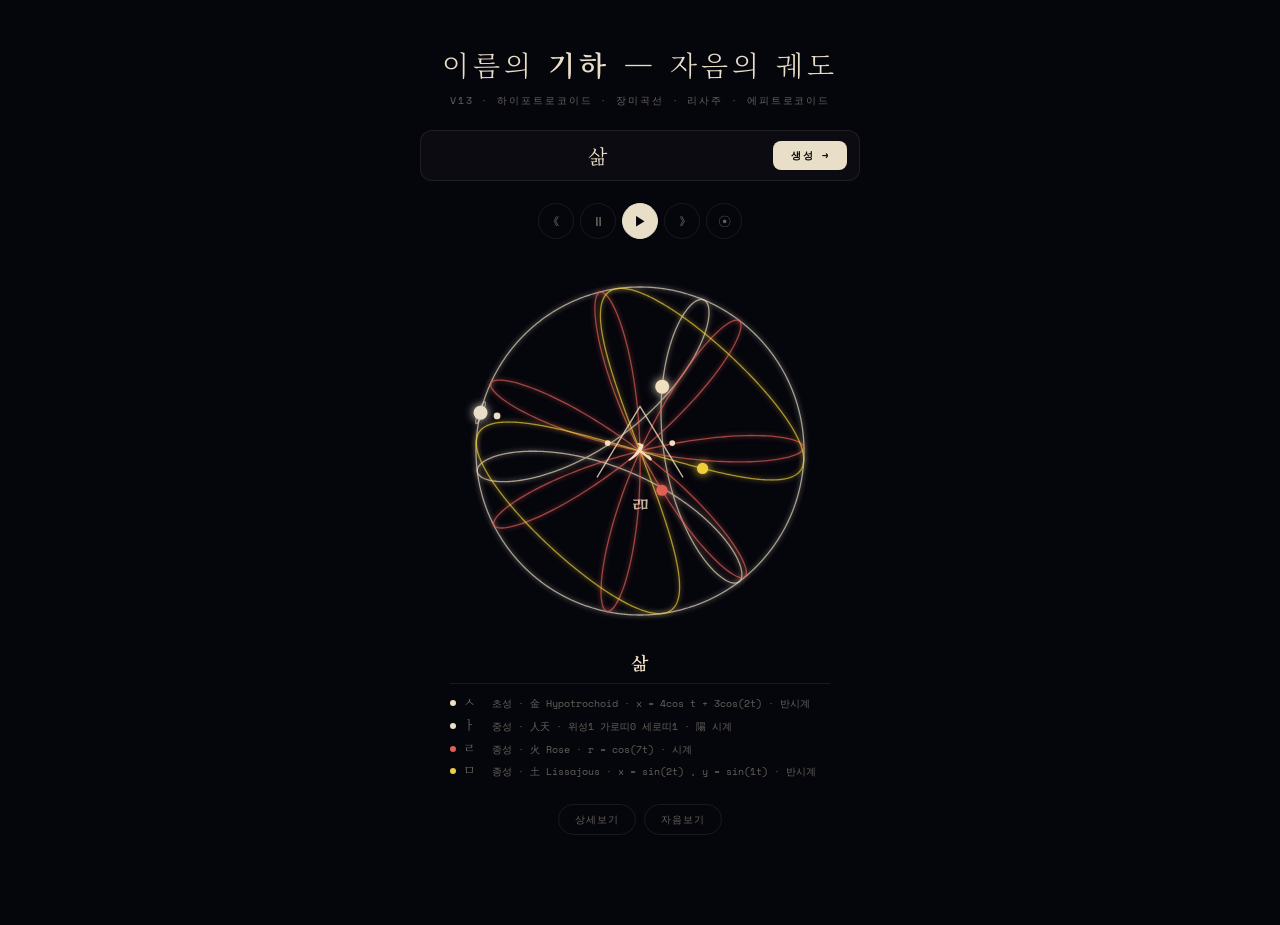
<file: 02 geometry system/geometry_v13/index.html>
<!DOCTYPE html>
<html lang="ko">
<head>
<meta charset="UTF-8">
<meta name="viewport" content="width=device-width, initial-scale=1.0">
<title>한글 기하학 v13 — 자음의 궤도 · 항성 표기</title>
<link rel="preconnect" href="https://fonts.googleapis.com">
<link href="https://fonts.googleapis.com/css2?family=Space+Mono:wght@400;700&family=Noto+Serif+KR:wght@300;400;600&display=swap" rel="stylesheet">
<link rel="stylesheet" href="css/style.css">
</head>
<body>
<div class="app">
  <div>
    <h1>이름의 <em>기하</em> — 자음의 궤도</h1>
    <div class="sub">V13 · 하이포트로코이드 · 장미곡선 · 리사주 · 에피트로코이드</div>
  </div>

  <div class="input-row">
    <input class="name-input" id="nameInput" type="text" placeholder="이름 입력" maxlength="8"
      oninput="onInput()" onkeydown="if(event.key==='Enter')analyze()">
    <button class="btn-go" onclick="analyze()">생성 →</button>
  </div>

  <div class="controls">
    <button class="ctrl-btn" onclick="doRewind()">⟪</button>
    <button class="ctrl-btn" id="btnPause" onclick="paused=true">⏸</button>
    <button class="ctrl-btn" id="btnPlay" onclick="paused=false">▶</button>
    <button class="ctrl-btn" onclick="doComplete()">⟫</button>
    <button class="ctrl-btn" id="btnStar" onclick="toggleStar()">☉</button>
  </div>

  <div class="traj-row" id="trajRow"></div>

  <div class="toggle-row">
    <button class="toggle-btn" id="btnDetail" onclick="togglePanel('detail')">상세보기</button>
    <button class="toggle-btn" id="btnJamo" onclick="togglePanel('jamo')">자음보기</button>
  </div>

  <div class="panel" id="panelDetail">
    <div class="law">
      <h2>자음의 궤도 — 규칙</h2>
      <table>
        <tr><th>계열</th><th>에너지</th><th>자모</th><th>수식</th><th>모양</th></tr>
        <tbody id="lawC"></tbody>
      </table>
      <div class="note">
        병서(ㄲ ㄸ ㅃ ㅆ ㅉ)는 궤도를 바꾸지 않고 <b>쌍둥이 행성</b>으로 표기한다 — 기본자와 같은 궤도를 돈다.<br>
        모든 궤도는 <b>같은 기본 지름</b>을 쓴다. 궤도마다 다른 것은 회전각뿐(랜덤, 시드 고정).<br>
        궤도면을 눌러 찌그러뜨리지 않는다 — 모음의 원은 언제나 정원이다.<br>
        자음 시작 위치는 랜덤 회전(겹침 방지). 모음 시작 위치도 랜덤.<br>
        모든 행성은 같은 속도로 돈다 — 트로코이드 주기(2π·q)만큼 각속도를 나눠 맞춘다.<br>
        초성 시계방향 · 종성 반시계방향.<br>
        행성 크기 — 초성 1 · 중성 1 · 종성 0.8.
      </div>
      <h2 style="margin-top:22px">모음 — 원형 궤도 · 띠와 위성</h2>
      <table>
        <tr><th>삼재</th><th>궤도에서</th><th>항성에서</th></tr>
        <tbody>
          <tr><td class="hj">天 ㆍ</td><td>위성 하나</td><td>점 — 양성이면 선 밖/위, 음성이면 선 아래/안</td></tr>
          <tr><td class="hj">地 ㅡ</td><td>가로선의 띠</td><td>땅을 받치고 있는 선</td></tr>
          <tr><td class="hj">人 ㅣ</td><td>비스듬한 세로선의 띠</td><td>삼각 지붕</td></tr>
          <tr><td class="hj">陰陽</td><td>양성 시계 · 음성 반시계 · 중성(ㅡ ㅣ ㅢ) 랜덤</td><td>天 점의 위치를 가른다</td></tr>
        </tbody>
      </table>
      <div class="note">
        모음의 궤도는 언제나 원형이다. 값은 궤도가 아니라 행성이 두른 띠와 위성이 갖는다.<br>
        항성은 음절 글자 자체 — 초성이 중앙, 종성이 받침선 아래.
      </div>
    </div>
  </div>

  <div class="panel" id="panelJamo">
    <div class="law jamo-grid" id="jamoGrid"></div>
  </div>
</div>

<script src="js/main.js"></script>
</body>
</html>
</file>
<file: 02 geometry system/geometry_v13/css/style.css>
/* ═══ 한글 기하학 v13 ═══ */
*,*::before,*::after{margin:0;padding:0;box-sizing:border-box}
:root{
  --bg:#05050c;--paper:#e9dfc8;
  --dim:rgba(233,223,200,.42);--faint:rgba(233,223,200,.09);
  --mono:'Space Mono',monospace;--serif:'Noto Serif KR',serif;
}
html,body{width:100%;min-height:100%;background:var(--bg);color:var(--paper);font-family:var(--mono);overflow-x:hidden}
.app{max-width:1220px;margin:0 auto;padding:44px 20px 90px;display:flex;flex-direction:column;gap:22px;align-items:center}

h1{font-family:var(--serif);font-size:clamp(20px,3.2vw,28px);font-weight:300;letter-spacing:.14em;text-align:center}
h1 em{font-style:normal;font-weight:600}
.sub{font-size:9.5px;letter-spacing:.2em;color:var(--dim);margin-top:9px;text-align:center}

.input-row{display:flex;gap:8px;width:100%;max-width:440px;background:rgba(233,223,200,.03);
  border:1px solid var(--faint);border-radius:12px;padding:10px 12px}
.name-input{flex:1;background:transparent;border:none;outline:none;font-family:var(--serif);
  font-size:20px;letter-spacing:.16em;color:var(--paper);text-align:center;min-width:0}
.name-input::placeholder{color:var(--dim);font-size:13px;letter-spacing:.05em}
.btn-go{background:var(--paper);color:var(--bg);border:none;border-radius:8px;font-family:var(--mono);
  font-size:10px;font-weight:700;letter-spacing:.14em;padding:0 18px;cursor:pointer}

.controls{display:flex;gap:6px}
.ctrl-btn{width:36px;height:36px;border-radius:50%;border:1px solid var(--faint);background:none;
  color:var(--dim);font-size:13px;cursor:pointer;display:flex;align-items:center;justify-content:center;font-family:var(--mono)}
.ctrl-btn.active{color:var(--bg);background:var(--paper);border-color:var(--paper)}

.traj-row{display:flex;gap:28px;flex-wrap:wrap;justify-content:center;width:100%}
.traj-cell{display:flex;flex-direction:column;align-items:center;gap:8px}
.traj-cell canvas{width:min(380px,90vw);height:min(380px,90vw);display:block}
.traj-char{font-family:var(--serif);font-size:18px;font-weight:600;letter-spacing:.08em}

.info{width:min(380px,90vw);font-size:9.5px;line-height:1.75;color:var(--dim);
  border-top:1px solid var(--faint);padding-top:7px}
.info .r{display:flex;gap:7px;align-items:baseline}
.info .g{font-family:var(--serif);font-size:13px;width:22px;flex:none}
.dot{width:6px;height:6px;border-radius:50%;flex:none;transform:translateY(-1px)}

.law{width:100%;max-width:900px;border:1px solid var(--faint);border-radius:12px;padding:16px 18px;
  font-size:10px;line-height:1.9;color:var(--dim);letter-spacing:.04em}
.law h2{font-family:var(--serif);font-size:12px;font-weight:400;color:var(--paper);letter-spacing:.16em;margin:0 0 10px}
.law table{width:100%;border-collapse:collapse}
.law th{text-align:left;font-weight:400;font-size:9px;letter-spacing:.14em;color:rgba(233,223,200,.3);
  padding-bottom:6px;border-bottom:1px solid var(--faint)}
.law td{padding:5px 10px 5px 0;vertical-align:middle}
.law .hj{font-family:var(--serif);font-size:13px}
.law .eq{font-size:9px;color:rgba(233,223,200,.55);white-space:nowrap}
.note{margin-top:12px;color:rgba(233,223,200,.28);font-size:9px;line-height:1.8}

.toggle-row{display:flex;gap:8px}
.toggle-btn{background:none;border:1px solid var(--faint);color:var(--dim);border-radius:20px;
  font-family:var(--mono);font-size:10px;letter-spacing:.1em;padding:7px 16px;cursor:pointer}
.toggle-btn.active{color:var(--bg);background:var(--paper);border-color:var(--paper)}
.panel{display:none;width:100%;max-width:900px}
.panel.open{display:block}

.jamo-grid{display:flex;flex-direction:column;gap:5px}
.jamo-row{display:flex;gap:5px;flex-wrap:wrap}
.jamo-cell{position:relative;background:rgba(233,223,200,.03);border-radius:8px}
.jamo-cell canvas{width:110px;height:110px;display:block}
.jamo-cell span{position:absolute;top:6px;left:9px;font-family:var(--serif);font-size:12px}
</file>
